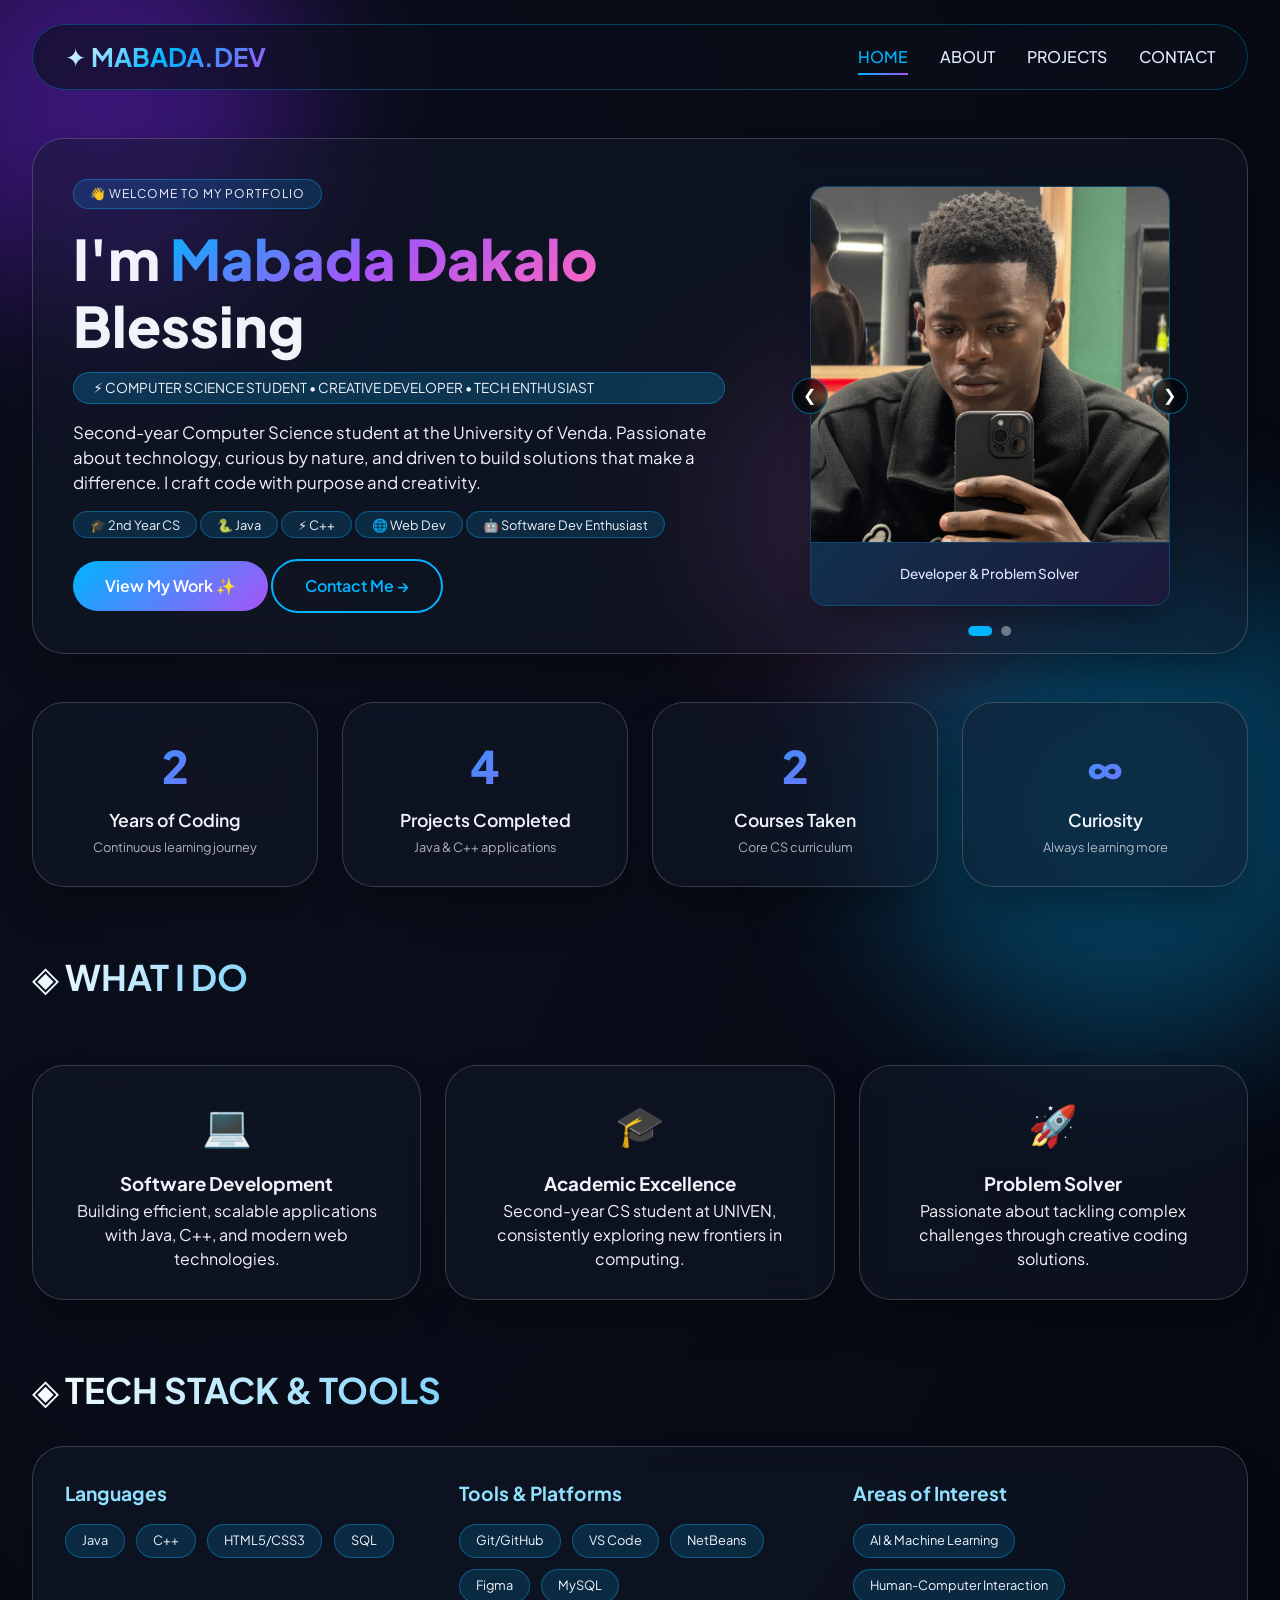
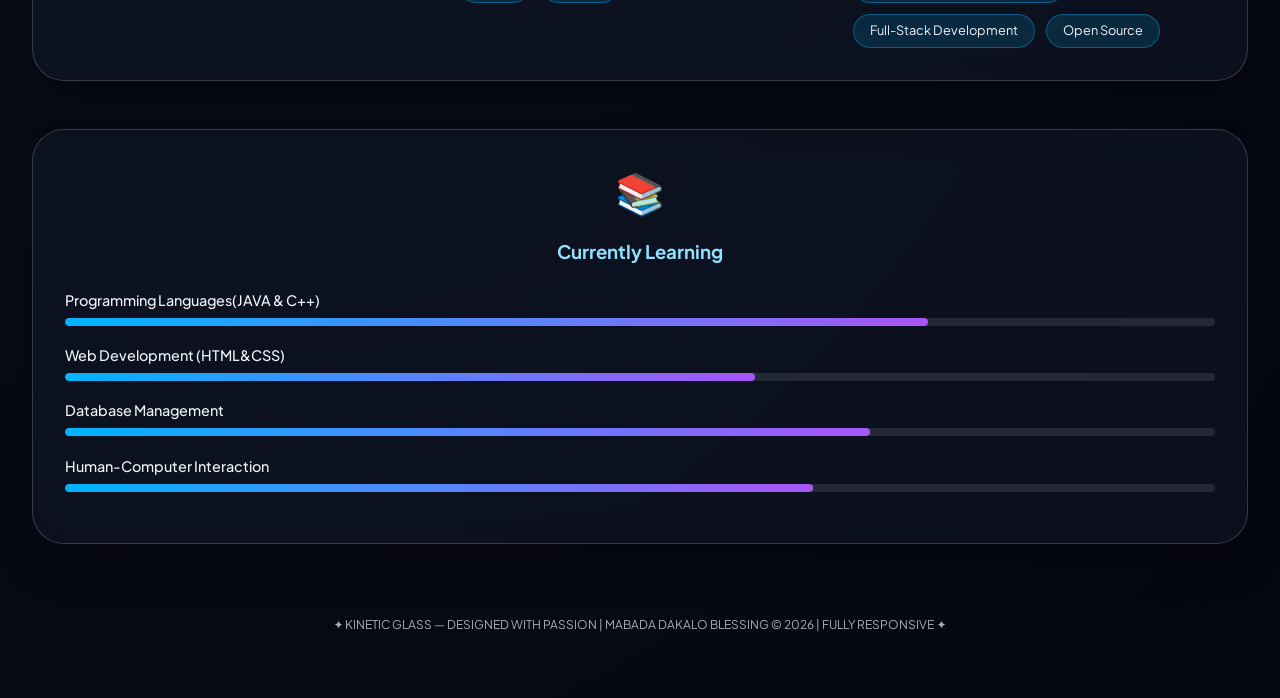
<file: index.html>
<!DOCTYPE html>
<html lang="en">
<head>
  <meta charset="UTF-8">
  <meta name="viewport" content="width=device-width, initial-scale=1.0, user-scalable=yes">
  <title>Mabada Dakalo | Home</title>
  <link rel="stylesheet" href="css/style.css">
  <link href="https://fonts.googleapis.com/css2?family=Plus+Jakarta+Sans:wght@300;400;500;600;700;800&family=Inter:wght@300;400;500;600;700&display=swap" rel="stylesheet">
</head>
<body>
  <div class="orb orb1"></div>
  <div class="orb orb2"></div>
  <div class="orb orb3"></div>

  <div class="container">
    <nav>
      <div class="logo">✦ MABADA.DEV</div>
      <div class="nav-links">
        <a href="index.html" class="active">HOME</a>
        <a href="about.html">ABOUT</a>
        <a href="projects.html">PROJECTS</a>
        <a href="contact.html">CONTACT</a>
      </div>
      <div class="menu-toggle" id="menuToggle">☰</div>
    </nav>

  
        
         <!-- Hero Section with Sharp Image Slider (Only on Home Page) -->
    <section id="home">
      <div class="glass-panel hero-grid">
        <div class="hero-text">
          <div class="greeting-badge">👋 WELCOME TO MY PORTFOLIO</div>
          <h1>I'm <span class="gradient-text">Mabada Dakalo</span> Blessing</h1>
          <div class="kinetic-tag">⚡ COMPUTER SCIENCE STUDENT • CREATIVE DEVELOPER • TECH ENTHUSIAST</div>
          <p style="margin-top: 1rem; font-size: 1.05rem;">Second-year Computer Science student at the University of Venda. Passionate about technology, curious by nature, and driven to build solutions that make a difference. I craft code with purpose and creativity.</p>
          <div class="hero-badges">
            <span class="badge">🎓 2nd Year CS</span>
            <span class="badge">🐍 Java</span>
            <span class="badge">⚡ C++</span>
            <span class="badge">🌐 Web Dev</span>
            <span class="badge">🤖 Software Dev Enthusiast</span>
          </div>
          <div class="hero-buttons">
            <a href="projects.html" class="cta-btn primary">View My Work ✨</a>
            <a href="contact.html" class="cta-btn secondary">Contact Me →</a>
          </div>
        </div>
        <div class="hero-photo">
          <div class="sharp-slider-container">
            <div class="sharp-slider" id="heroSlider">
              <div class="sharp-slide active">
                <div class="image-frame">
                  <img src="images/pic1.jpeg" alt="Mabada Dakalo Portrait" class="sharp-image" >
                  <div class="image-caption">Developer & Problem Solver</div>
                </div>
              </div>
              <div class="sharp-slide">
                <div class="image-frame">
                  <img src="images/pic2.jpeg" alt="Mabada Coding" class="sharp-image" >
                  <div class="image-caption">Code. Create. Innovate.</div>
                </div>
              </div>
            </div>
            <button class="sharp-slider-btn sharp-prev" aria-label="Previous">❮</button>
            <button class="sharp-slider-btn sharp-next" aria-label="Next">❯</button>
            <div class="sharp-slider-dots" id="heroDots">
              <span class="sharp-dot active"></span>
              <span class="sharp-dot"></span>
            </div>
          </div>
        </div>
      </div>
    </section>

    <!-- Quick Stats / Counter Section - Additional Info -->
    <section class="stats-section">
      <div class="stats-grid">
        <div class="stat-card glass-panel">
          <div class="stat-number">2</div>
          <div class="stat-label">Years of Coding</div>
          <div class="stat-desc">Continuous learning journey</div>
        </div>
        <div class="stat-card glass-panel">
          <div class="stat-number">4</div>
          <div class="stat-label">Projects Completed</div>
          <div class="stat-desc">Java & C++ applications</div>
        </div>
        <div class="stat-card glass-panel">
          <div class="stat-number">2</div>
          <div class="stat-label">Courses Taken</div>
          <div class="stat-desc">Core CS curriculum</div>
        </div>
        <div class="stat-card glass-panel">
          <div class="stat-number">∞</div>
          <div class="stat-label">Curiosity</div>
          <div class="stat-desc">Always learning more</div>
        </div>
      </div>
    </section>

    <!-- What I Do - Highlights -->
    <section class="highlights">
      <h2 class="section-title">◈ WHAT I DO</h2>
      <div class="highlights-grid">
        <div class="highlight-card glass-panel">
          <div class="highlight-icon">💻</div>
          <h3>Software Development</h3>
          <p>Building efficient, scalable applications with Java, C++, and modern web technologies.</p>
        </div>
        <div class="highlight-card glass-panel">
          <div class="highlight-icon">🎓</div>
          <h3>Academic Excellence</h3>
          <p>Second-year CS student at UNIVEN, consistently exploring new frontiers in computing.</p>
        </div>
        <div class="highlight-card glass-panel">
          <div class="highlight-icon">🚀</div>
          <h3>Problem Solver</h3>
          <p>Passionate about tackling complex challenges through creative coding solutions.</p>
        </div>
      </div>
    </section>

    <!-- Tech Stack / Tools I Use - Additional Info -->
    <section class="tech-stack-section">
      <h2 class="section-title">◈ TECH STACK & TOOLS</h2>
      <div class="glass-panel tech-grid">
        <div class="tech-category">
          <h3>Languages</h3>
          <div class="tech-items">
            <span class="tech-item">Java</span>
            <span class="tech-item">C++</span>
            <span class="tech-item">HTML5/CSS3</span>
            <span class="tech-item">SQL</span>
          </div>
        </div>
        <div class="tech-category">
          <h3>Tools & Platforms</h3>
          <div class="tech-items">
            <span class="tech-item">Git/GitHub</span>
            <span class="tech-item">VS Code</span>
            <span class="tech-item">NetBeans</span>
            <span class="tech-item">Figma</span>
            <span class="tech-item">MySQL</span>
          </div>
        </div>
        <div class="tech-category">
          <h3>Areas of Interest</h3>
          <div class="tech-items">
            <span class="tech-item">AI & Machine Learning</span>
            <span class="tech-item">Human-Computer Interaction</span>
            <span class="tech-item">Full-Stack Development</span>
            <span class="tech-item">Open Source</span>
          </div>
        </div>
      </div>
    </section>


     <!-- What I'm Currently Learning - Additional Info -->
    <section class="learning-section">
      <div class="glass-panel learning-card">
        <div class="learning-icon">📚</div>
        <h3>Currently Learning</h3>
        <div class="learning-items">
          <div class="learning-item">
            <span class="learning-name">Programming Languages(JAVA & C++)</span>
            <div class="progress-bar"><div class="progress" style="width: 75%"></div></div>
          </div>
          <div class="learning-item">
            <span class="learning-name">Web Development (HTML&CSS)</span>
            <div class="progress-bar"><div class="progress" style="width: 60%"></div></div>
          </div>
          <div class="learning-item">
            <span class="learning-name">Database Management</span>
            <div class="progress-bar"><div class="progress" style="width: 70%"></div></div>
          </div>
          <div class="learning-item">
            <span class="learning-name">Human-Computer Interaction</span>
            <div class="progress-bar"><div class="progress" style="width: 65%"></div></div>
          </div>
        </div>
      </div>
    </section>


    <footer>
      <p>✦ KINETIC GLASS — DESIGNED WITH PASSION | MABADA DAKALO BLESSING © 2026 | FULLY RESPONSIVE ✦</p>
    </footer>
  </div>

  <script src="js/script.js"></script>
</body>
</html>
</file>
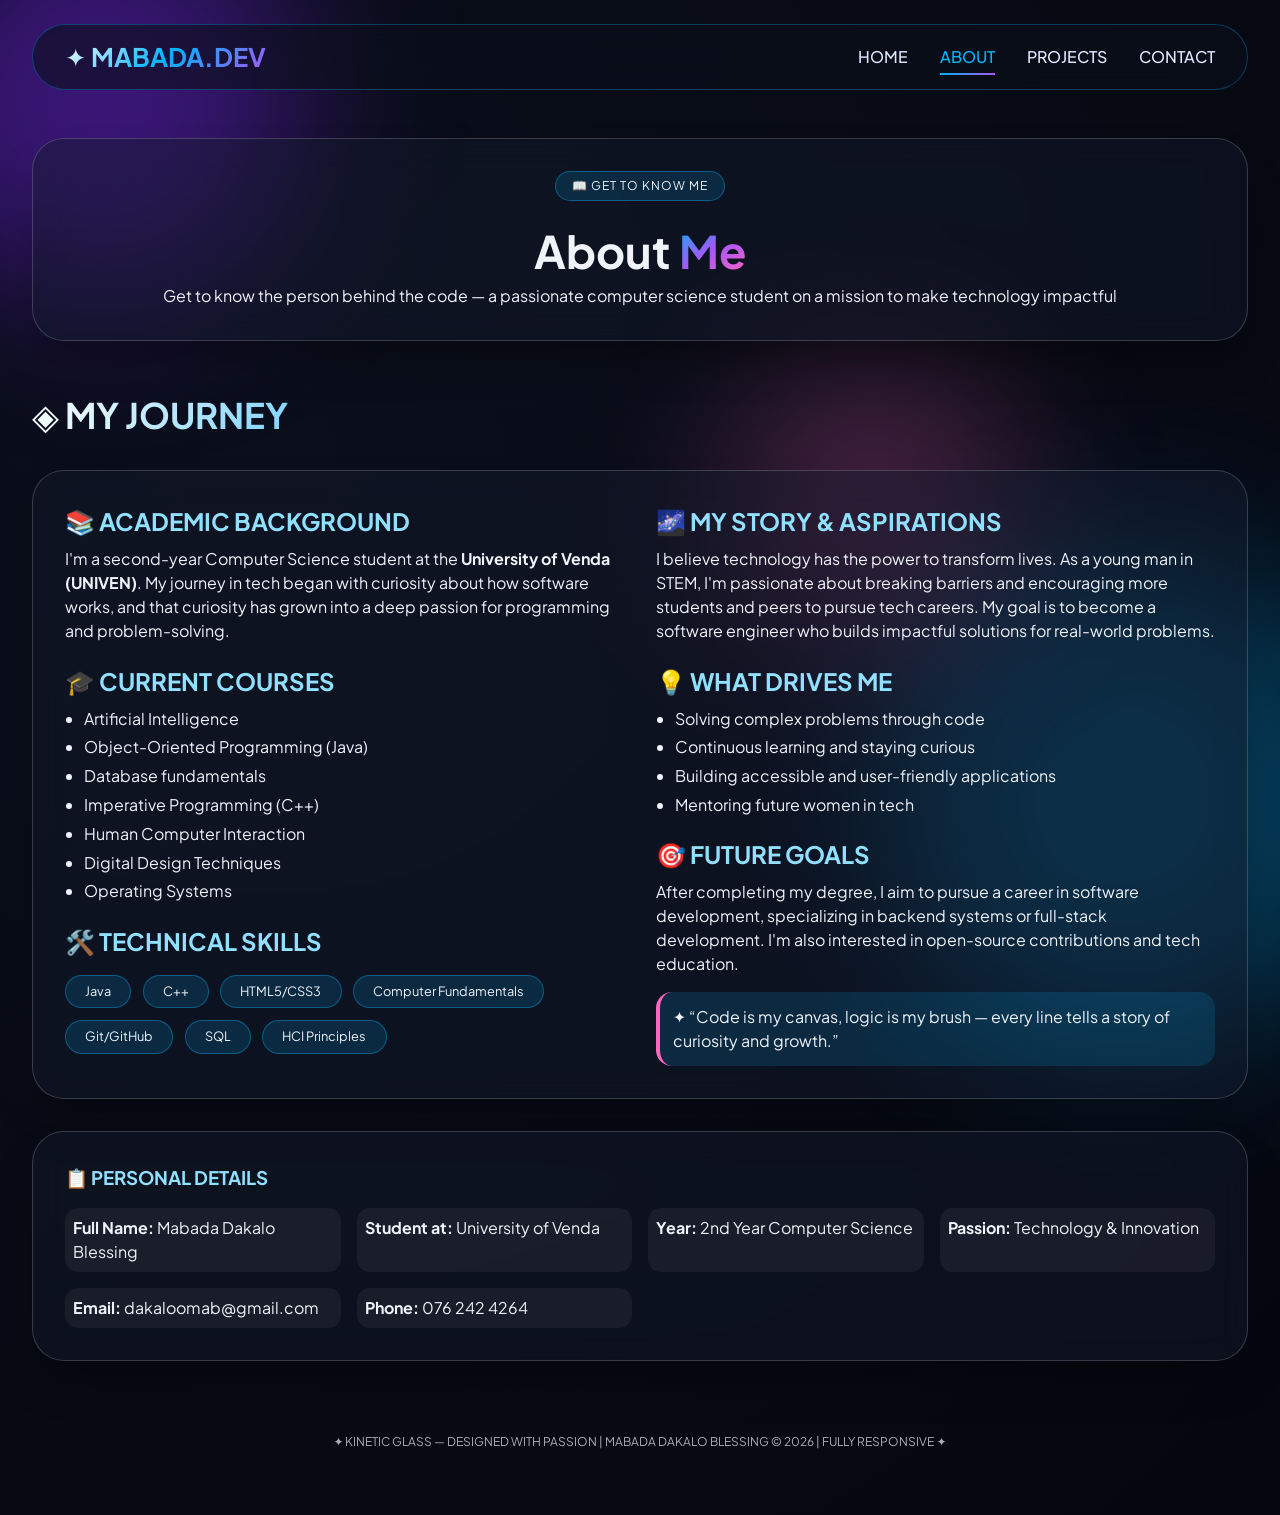
<file: about.html>
<!DOCTYPE html>
<html lang="en">
<head>
  <meta charset="UTF-8">
  <meta name="viewport" content="width=device-width, initial-scale=1.0, user-scalable=yes">
  <title>Mabada Dakalo | About Me</title>
  <link rel="stylesheet" href="css/style.css">
  <link href="https://fonts.googleapis.com/css2?family=Plus+Jakarta+Sans:wght@300;400;500;600;700;800&family=Inter:wght@300;400;500;600;700&display=swap" rel="stylesheet">
</head>
<body>
  <div class="orb orb1"></div>
  <div class="orb orb2"></div>
  <div class="orb orb3"></div>

  <div class="container">
    <nav>
      <div class="logo">✦ MABADA.DEV</div>
      <div class="nav-links">
        <a href="index.html">HOME</a>
        <a href="about.html" class="active">ABOUT</a>
        <a href="projects.html">PROJECTS</a>
        <a href="contact.html">CONTACT</a>
      </div>
      <div class="menu-toggle" id="menuToggle">☰</div>
    </nav>

    <!-- About Hero - No Image Slider -->
    <section>
      <div class="glass-panel about-hero no-slider">
        <div class="about-hero-text full-width">
          <div class="greeting-badge">📖 GET TO KNOW ME</div>
          <h1>About <span class="gradient-text">Me</span></h1>
          <p>Get to know the person behind the code — a passionate computer science student on a mission to make technology impactful</p>
        </div>
      </div>
    </section>

    <!-- Main About Content -->
    <section>
      <h2 class="section-title">◈ MY JOURNEY</h2>
      <div class="glass-panel about-flex">
        <div class="about-item">
          <h3 style="font-size: 1.5rem; margin-bottom: 0.5rem; color:#90e0ff;">📚 ACADEMIC BACKGROUND</h3>
          <p>I'm a second-year Computer Science student at the <strong>University of Venda (UNIVEN)</strong>. My journey in tech began with curiosity about how software works, and that curiosity has grown into a deep passion for programming and problem-solving.</p>
          
          <h3 style="font-size: 1.5rem; margin: 1.2rem 0 0.5rem; color:#90e0ff;">🎓 CURRENT COURSES</h3>
          <ul>
            <li>Artificial Intelligence</li>
            <li>Object-Oriented Programming (Java)</li>
            <li>Database fundamentals</li>
            <li>Imperative Programming (C++)</li>
            <li>Human Computer Interaction</li>
            <li>Digital Design Techniques</li>
            <li>Operating Systems</li>
          </ul>

          <h3 style="font-size: 1.5rem; margin: 1.2rem 0 0.5rem; color:#90e0ff;">🛠️ TECHNICAL SKILLS</h3>
          <div class="skill-cloud">
            <span class="skill-glow">Java</span>
            <span class="skill-glow">C++</span>
            <span class="skill-glow">HTML5/CSS3</span>
            <span class="skill-glow">Computer Fundamentals</span>
            <span class="skill-glow">Git/GitHub</span>
            <span class="skill-glow">SQL</span>
            <span class="skill-glow">HCI Principles</span>
          </div>
        </div>
        <div class="about-item">
          <h3 style="font-size: 1.5rem; margin-bottom: 0.5rem; color:#90e0ff;">🌌 MY STORY & ASPIRATIONS</h3>
          <p>I believe technology has the power to transform lives. As a young man in STEM, I'm passionate about breaking barriers and encouraging more students and peers to pursue tech careers. My goal is to become a software engineer who builds impactful solutions for real-world problems.</p>
          
          <h3 style="font-size: 1.5rem; margin: 1.2rem 0 0.5rem; color:#90e0ff;">💡 WHAT DRIVES ME</h3>
          <ul>
            <li>Solving complex problems through code</li>
            <li>Continuous learning and staying curious</li>
            <li>Building accessible and user-friendly applications</li>
            <li>Mentoring future women in tech</li>
          </ul>

          <h3 style="font-size: 1.5rem; margin: 1.2rem 0 0.5rem; color:#90e0ff;">🎯 FUTURE GOALS</h3>
          <p>After completing my degree, I aim to pursue a career in software development, specializing in backend systems or full-stack development. I'm also interested in open-source contributions and tech education.</p>
          
          <div style="margin-top: 1rem; background: rgba(0,180,255,0.15); padding: 0.8rem; border-radius: 1rem; border-left: 4px solid #ff66c0;">
            ✦ “Code is my canvas, logic is my brush — every line tells a story of curiosity and growth.”
          </div>
        </div>
      </div>
    </section>

    <!-- Personal Info Card -->
    <section>
      <div class="glass-panel personal-info">
        <h3 style="color:#90e0ff; margin-bottom: 1rem;">📋 PERSONAL DETAILS</h3>
        <div class="info-grid">
          <div class="info-item"><strong>Full Name:</strong> Mabada Dakalo Blessing</div>
          <div class="info-item"><strong>Student at:</strong> University of Venda</div>
          <div class="info-item"><strong>Year:</strong> 2nd Year Computer Science</div>
          <div class="info-item"><strong>Passion:</strong> Technology & Innovation</div>
          <div class="info-item"><strong>Email:</strong> dakaloomab@gmail.com</div>
          <div class="info-item"><strong>Phone:</strong> 076 242 4264</div>
        </div>
      </div>
    </section>

    <footer>
      <p>✦ KINETIC GLASS — DESIGNED WITH PASSION | MABADA DAKALO BLESSING © 2026 | FULLY RESPONSIVE ✦</p>
    </footer>
  </div>

  <script src="js/script.js"></script>
</body>
</html>
</file>
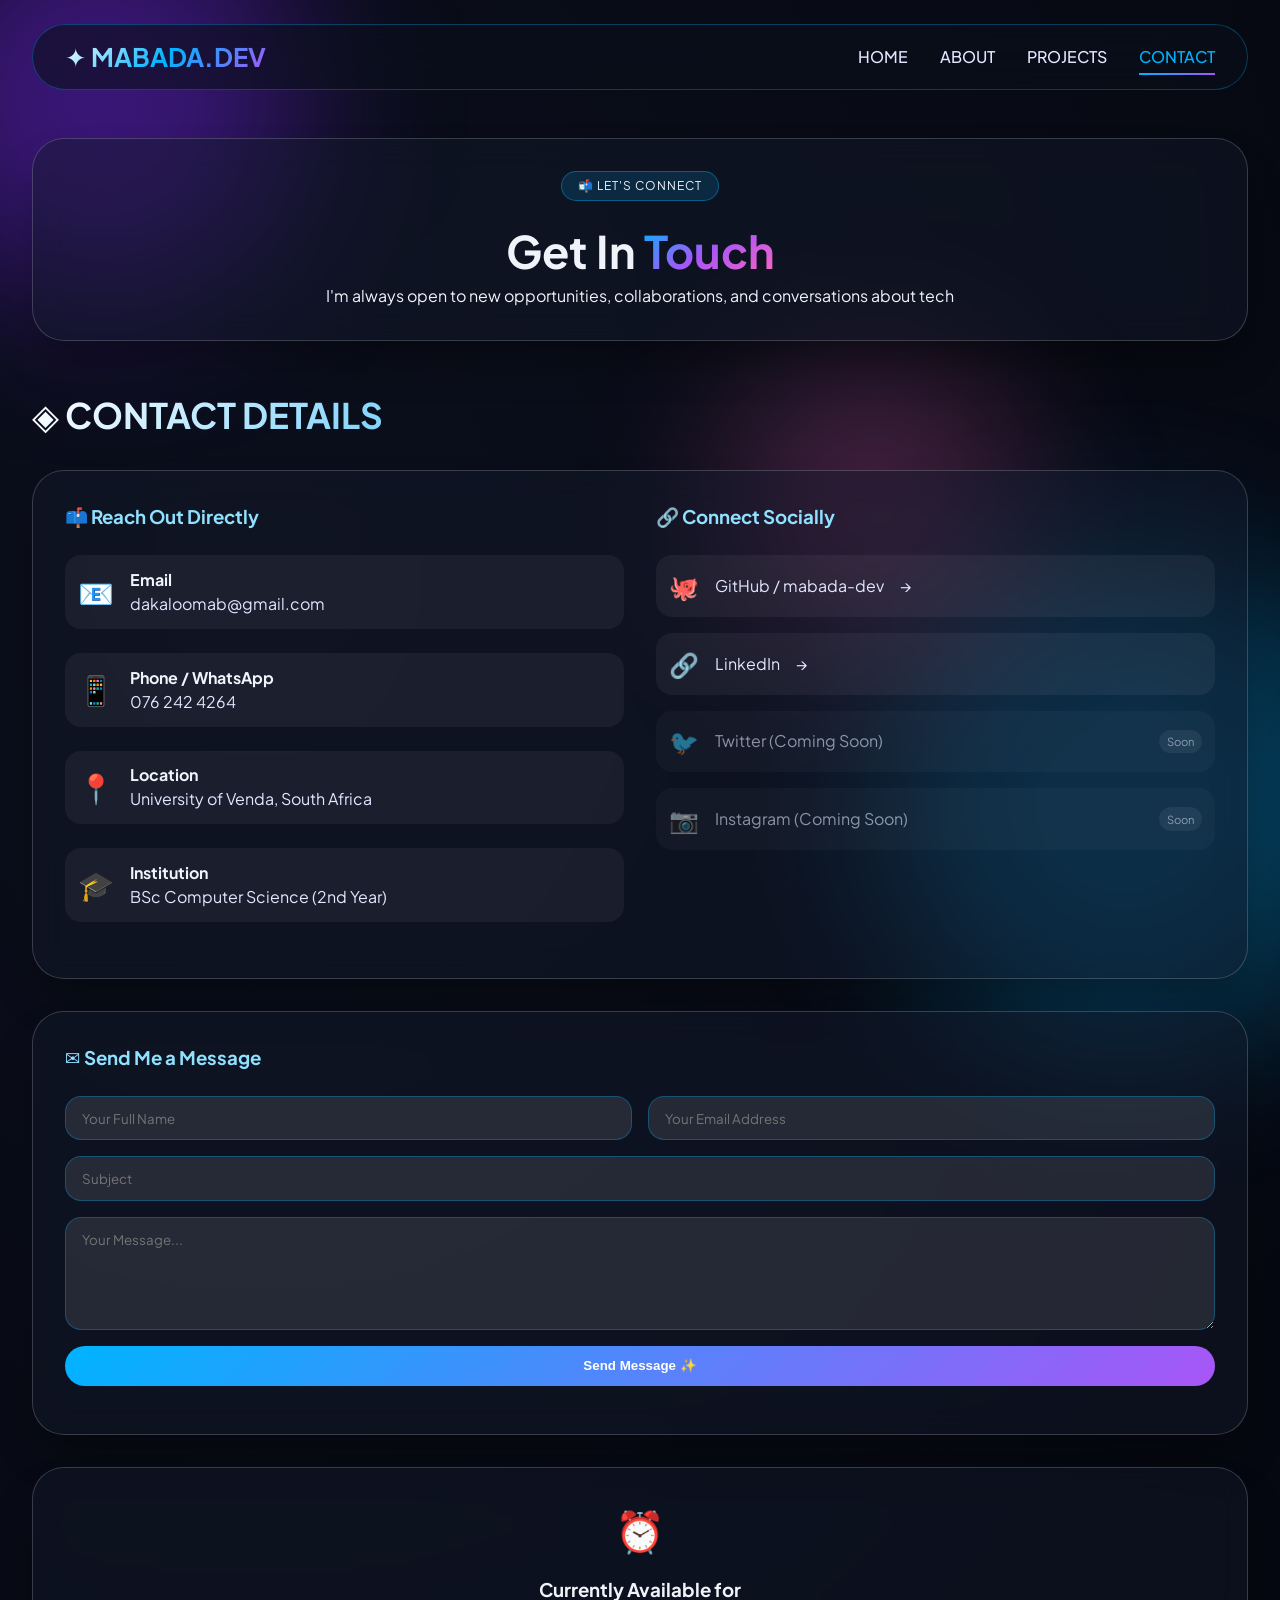
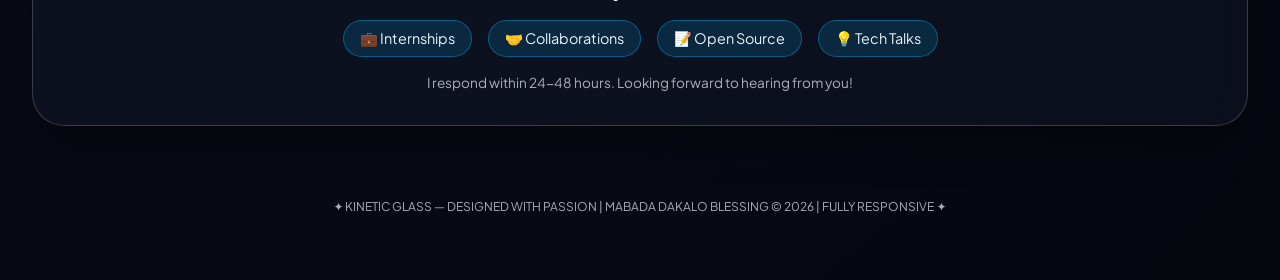
<file: contact.html>
<!DOCTYPE html>
<html lang="en">
<head>
  <meta charset="UTF-8">
  <meta name="viewport" content="width=device-width, initial-scale=1.0, user-scalable=yes">
  <title>Mabada Dakalo | Contact</title>
  <link rel="stylesheet" href="css/style.css">
  <link href="https://fonts.googleapis.com/css2?family=Plus+Jakarta+Sans:wght@300;400;500;600;700;800&family=Inter:wght@300;400;500;600;700&display=swap" rel="stylesheet">
</head>
<body>
  <div class="orb orb1"></div>
  <div class="orb orb2"></div>
  <div class="orb orb3"></div>

  <div class="container">
    <nav>
      <div class="logo">✦ MABADA.DEV</div>
      <div class="nav-links">
        <a href="index.html">HOME</a>
        <a href="about.html">ABOUT</a>
        <a href="projects.html">PROJECTS</a>
        <a href="contact.html" class="active">CONTACT</a>
      </div>
      <div class="menu-toggle" id="menuToggle">☰</div>
    </nav>

    <!-- Contact Hero - No Image Slider -->
    <section>
      <div class="glass-panel contact-hero no-slider">
        <div class="contact-hero-text full-width">
          <div class="greeting-badge">📬 LET'S CONNECT</div>
          <h1>Get In <span class="gradient-text">Touch</span></h1>
          <p>I'm always open to new opportunities, collaborations, and conversations about tech</p>
        </div>
      </div>
    </section>

    <!-- Contact Information -->
    <section>
      <h2 class="section-title">◈ CONTACT DETAILS</h2>
      <div class="contact-grid glass-panel">
        <div class="contact-info-card">
          <h3 style="color:#90e0ff; margin-bottom: 1.5rem;">📫 Reach Out Directly</h3>
          
          <div class="contact-detail-item">
            <div class="contact-icon">📧</div>
            <div>
              <strong>Email</strong>
              <a href="mailto:dakaloomab@gmail.com" class="contact-value">dakaloomab@gmail.com</a>
            </div>
          </div>
          
          <div class="contact-detail-item">
            <div class="contact-icon">📱</div>
            <div>
              <strong>Phone / WhatsApp</strong>
              <span class="contact-value">076 242 4264</span>
            </div>
          </div>
          
          <div class="contact-detail-item">
            <div class="contact-icon">📍</div>
            <div>
              <strong>Location</strong>
              <span class="contact-value">University of Venda, South Africa</span>
            </div>
          </div>
          
          <div class="contact-detail-item">
            <div class="contact-icon">🎓</div>
            <div>
              <strong>Institution</strong>
              <span class="contact-value">BSc Computer Science (2nd Year)</span>
            </div>
          </div>
        </div>

        <div class="social-card">
          <h3 style="color:#90e0ff; margin-bottom: 1.5rem;">🔗 Connect Socially</h3>
          <div class="social-links-list">
            <a href="https://github.com/Dakalo-rgb" class="social-link" target="_blank">
              <span class="social-icon">🐙</span>
              <span>GitHub / mabada-dev</span>
              <span class="arrow">→</span>
            </a>
            <a href="https://www.linkedin.com/in/dakalo-blessing-mabada-2b1506398?utm_source=share_via&utm_content=profile&utm_medium=member_ios" class="social-link" target="_blank">
              <span class="social-icon">🔗</span>
              <span>LinkedIn</span>
              <span class="arrow">→</span>
            </a>
            <a href="#" class="social-link coming-soon">
              <span class="social-icon">🐦</span>
              <span>Twitter (Coming Soon)</span>
              <span class="soon-badge">Soon</span>
            </a>
            <a href="#" class="social-link coming-soon">
              <span class="social-icon">📷</span>
              <span>Instagram (Coming Soon)</span>
              <span class="soon-badge">Soon</span>
            </a>
          </div>
        </div>
      </div>
    </section>

    <!-- Contact Form -->
    <div class="glass-panel form-container">
      <h3 style="color:#90e0ff; margin-bottom: 1.5rem;">✉️ Send Me a Message</h3>
      <form id="contactForm" class="contact-form">
        <div class="form-row">
          <input type="text" id="formName" placeholder="Your Full Name" required>
          <input type="email" id="formEmail" placeholder="Your Email Address" required>
        </div>
        <input type="text" id="formSubject" placeholder="Subject">
        <textarea id="formMessage" rows="5" placeholder="Your Message..."></textarea>
        <button type="submit" class="submit-btn">Send Message ✨</button>
      </form>
      <div id="formStatus" class="form-status"></div>
    </div>

    <!-- Availability Section -->
    <div class="glass-panel availability-card">
      <div class="availability-icon">⏰</div>
      <h3>Currently Available for</h3>
      <div class="availability-tags">
        <span>💼 Internships</span>
        <span>🤝 Collaborations</span>
        <span>📝 Open Source</span>
        <span>💡 Tech Talks</span>
      </div>
      <p class="availability-note">I respond within 24-48 hours. Looking forward to hearing from you!</p>
    </div>

    <footer>
      <p>✦ KINETIC GLASS — DESIGNED WITH PASSION | MABADA DAKALO BLESSING © 2026 | FULLY RESPONSIVE ✦</p>
    </footer>
  </div>

  <script src="js/script.js"></script>
</body>
</html>
</file>
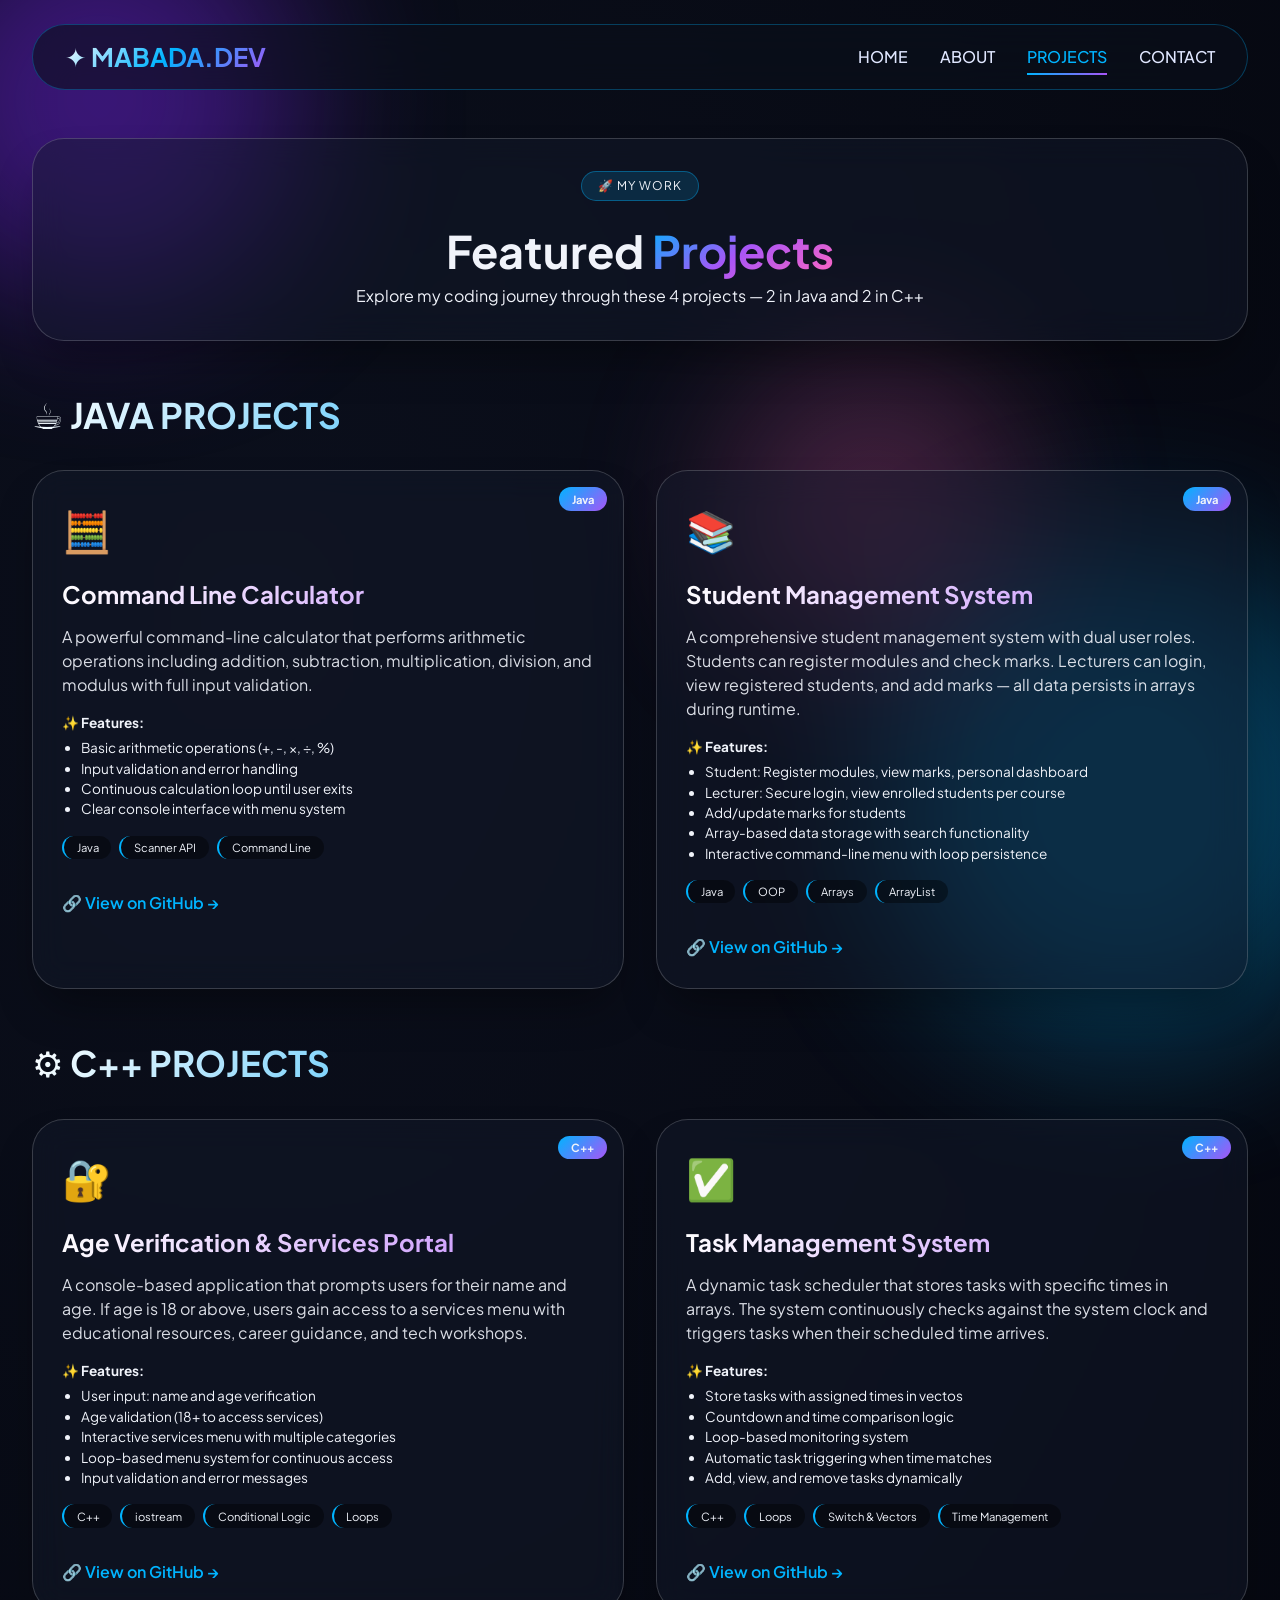
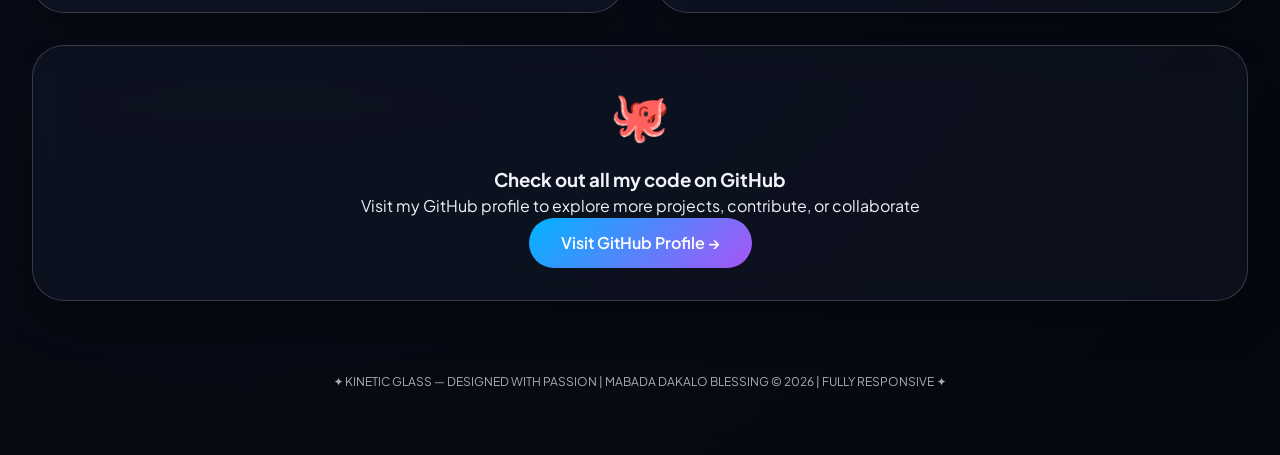
<file: projects.html>
<!DOCTYPE html>
<html lang="en">
<head>
  <meta charset="UTF-8">
  <meta name="viewport" content="width=device-width, initial-scale=1.0, user-scalable=yes">
  <title>Mabada Dakalo | Projects</title>
  <link rel="stylesheet" href="css/style.css">
  <link href="https://fonts.googleapis.com/css2?family=Plus+Jakarta+Sans:wght@300;400;500;600;700;800&family=Inter:wght@300;400;500;600;700&display=swap" rel="stylesheet">
</head>
<body>
  <div class="orb orb1"></div>
  <div class="orb orb2"></div>
  <div class="orb orb3"></div>

  <div class="container">
    <nav>
      <div class="logo">✦ MABADA.DEV</div>
      <div class="nav-links">
        <a href="index.html">HOME</a>
        <a href="about.html">ABOUT</a>
        <a href="projects.html" class="active">PROJECTS</a>
        <a href="contact.html">CONTACT</a>
      </div>
      <div class="menu-toggle" id="menuToggle">☰</div>
    </nav>

    <!-- Projects Hero - No Image Slider -->
    <section>
      <div class="glass-panel projects-hero no-slider">
        <div class="projects-hero-text full-width">
          <div class="greeting-badge">🚀 MY WORK</div>
          <h1>Featured <span class="gradient-text">Projects</span></h1>
          <p>Explore my coding journey through these 4 projects — 2 in Java and 2 in C++</p>
        </div>
      </div>
    </section>

    <!-- Java Projects Section -->
    <section>
      <h2 class="section-title">☕ JAVA PROJECTS</h2>
      <div class="projects-grid">
        
        <div class="project-card glass-panel">
          <div class="project-badge">Java</div>
          <div class="project-icon">🧮</div>
          <h3>Command Line Calculator</h3>
          <p class="project-desc">A powerful command-line calculator that performs arithmetic operations including addition, subtraction, multiplication, division, and modulus with full input validation.</p>
          
          <div class="project-features-list">
            <strong>✨ Features:</strong>
            <ul>
              <li>Basic arithmetic operations (+, -, ×, ÷, %)</li>
              <li>Input validation and error handling</li>
              <li>Continuous calculation loop until user exits</li>
              <li>Clear console interface with menu system</li>
            </ul>
          </div>
          
          <div class="tech-used">
            <span>Java</span>
            <span>Scanner API</span>
            <span>Command Line</span>
          </div>
          
          <a href="https://github.com/mabada-dev/java-calculator" class="project-link" target="_blank">🔗 View on GitHub →</a>
        </div>

        <div class="project-card glass-panel">
          <div class="project-badge">Java</div>
          <div class="project-icon">📚</div>
          <h3>Student Management System</h3>
          <p class="project-desc">A comprehensive student management system with dual user roles. Students can register modules and check marks. Lecturers can login, view registered students, and add marks — all data persists in arrays during runtime.</p>
          
          <div class="project-features-list">
            <strong>✨ Features:</strong>
            <ul>
              <li>Student: Register modules, view marks, personal dashboard</li>
              <li>Lecturer: Secure login, view enrolled students per course</li>
              <li>Add/update marks for students</li>
              <li>Array-based data storage with search functionality</li>
              <li>Interactive command-line menu with loop persistence</li>
            </ul>
          </div>
          
          <div class="tech-used">
            <span>Java</span>
            <span>OOP</span>
            <span>Arrays</span>
            <span>ArrayList</span>
          </div>
          
          <a href="https://github.com/mabada-dev/student-management" class="project-link" target="_blank">🔗 View on GitHub →</a>
        </div>
      </div>
    </section>

    <!-- C++ Projects Section -->
    <section>
      <h2 class="section-title">⚙️ C++ PROJECTS</h2>
      <div class="projects-grid">
        
        <div class="project-card glass-panel">
          <div class="project-badge">C++</div>
          <div class="project-icon">🔐</div>
          <h3>Age Verification & Services Portal</h3>
          <p class="project-desc">A console-based application that prompts users for their name and age. If age is 18 or above, users gain access to a services menu with educational resources, career guidance, and tech workshops.</p>
          
          <div class="project-features-list">
            <strong>✨ Features:</strong>
            <ul>
              <li>User input: name and age verification</li>
              <li>Age validation (18+ to access services)</li>
              <li>Interactive services menu with multiple categories</li>
              <li>Loop-based menu system for continuous access</li>
              <li>Input validation and error messages</li>
            </ul>
          </div>
          
          <div class="tech-used">
            <span>C++</span>
            <span>iostream</span>
            <span>Conditional Logic</span>
            <span>Loops</span>
          </div>
          
          <a href="https://github.com/Dakalo-rgb/AgeVerify-C-.git" class="project-link" target="_blank">🔗 View on GitHub →</a>
        </div>

        <div class="project-card glass-panel">
          <div class="project-badge">C++</div>
          <div class="project-icon">✅</div>
          <h3>Task Management System</h3>
          <p class="project-desc">A dynamic task scheduler that stores tasks with specific times in arrays. The system continuously checks against the system clock and triggers tasks when their scheduled time arrives.</p>
          
          <div class="project-features-list">
            <strong>✨ Features:</strong>
            <ul>
              <li>Store tasks with assigned times in vectos</li>
              <li>Countdown and time comparison logic</li>
              <li>Loop-based monitoring system</li>
              <li>Automatic task triggering when time matches</li>
              <li>Add, view, and remove tasks dynamically</li>
            </ul>
          </div>
          
          <div class="tech-used">
            <span>C++</span>
            <span>Loops</span>
            <span>Switch & Vectors</span>
            <span>Time Management</span>
          </div>
          
          <a href="https://github.com/Dakalo-rgb/Task-manager-.git" class="project-link" target="_blank">🔗 View on GitHub →</a>
        </div>
      </div>
    </section>

    <div class="github-section">
      <div class="glass-panel github-card">
        <div class="github-icon">🐙</div>
        <h3>Check out all my code on GitHub</h3>
        <p>Visit my GitHub profile to explore more projects, contribute, or collaborate</p>
        <a href="https://github.com/Dakalo-rgb" class="cta-btn primary" target="_blank">Visit GitHub Profile →</a>
      </div>
    </div>

    <footer>
      <p>✦ KINETIC GLASS — DESIGNED WITH PASSION | MABADA DAKALO BLESSING © 2026 | FULLY RESPONSIVE ✦</p>
    </footer>
  </div>

  <script src="js/script.js"></script>
</body>
</html>
</file>
<file: css/style.css>
* {
  margin: 0;
  padding: 0;
  box-sizing: border-box;
}

body {
  font-family: 'Plus Jakarta Sans', 'Inter', 'Segoe UI', system-ui, sans-serif;
  background: radial-gradient(ellipse at 20% 30%, #0b0f1c, #05070f);
  color: #f0f3fa;
  line-height: 1.5;
  scroll-behavior: smooth;
  overflow-x: hidden;
}

/* Animated floating orbs */
.orb {
  position: fixed;
  border-radius: 50%;
  filter: blur(80px);
  opacity: 0.5;
  pointer-events: none;
  z-index: 0;
  animation: floatOrb 18s infinite ease-in-out;
}

@keyframes floatOrb {
  0% { transform: translate(0, 0) scale(1); }
  50% { transform: translate(5%, 5%) scale(1.1); }
  100% { transform: translate(0, 0) scale(1); }
}

.orb1 { width: 400px; height: 400px; background: #6b21d5; top: -100px; left: -100px; }
.orb2 { width: 500px; height: 500px; background: #00b4ff; bottom: -150px; right: -100px; opacity: 0.3; animation-delay: 3s; }
.orb3 { width: 300px; height: 300px; background: #ff66c0; top: 40%; right: 20%; opacity: 0.25; animation-delay: 6s; }

.container {
  max-width: 1300px;
  margin: 0 auto;
  padding: 1.5rem 2rem 4rem;
  position: relative;
  z-index: 10;
}

/* Glass panel effect */
.glass-panel {
  background: rgba(20, 28, 45, 0.45);
  backdrop-filter: blur(16px);
  border-radius: 2rem;
  border: 1px solid rgba(255, 255, 255, 0.18);
  box-shadow: 0 25px 45px -12px rgba(0, 0, 0, 0.4);
  transition: all 0.35s ease;
}

.glass-panel:hover {
  border-color: rgba(0, 180, 255, 0.5);
  box-shadow: 0 30px 50px -18px rgba(0, 180, 255, 0.25);
}

/* Navigation */
nav {
  display: flex;
  justify-content: space-between;
  align-items: center;
  flex-wrap: wrap;
  gap: 1rem;
  padding: 0.8rem 2rem;
  background: rgba(10, 15, 28, 0.6);
  backdrop-filter: blur(20px);
  border-radius: 3rem;
  border: 1px solid rgba(0, 180, 255, 0.3);
  margin-bottom: 3rem;
  position: sticky;
  top: 1rem;
  z-index: 100;
}

.logo {
  font-size: 1.6rem;
  font-weight: 700;
  background: linear-gradient(135deg, #ffffff, #00b4ff, #a855f7);
  -webkit-background-clip: text;
  background-clip: text;
  color: transparent;
}

.nav-links {
  display: flex;
  gap: 2rem;
  flex-wrap: wrap;
}

.nav-links a {
  color: #e0e7ff;
  text-decoration: none;
  font-weight: 500;
  transition: 0.2s;
  position: relative;
}

.nav-links a::after {
  content: '';
  position: absolute;
  bottom: -6px;
  left: 0;
  width: 0;
  height: 2px;
  background: linear-gradient(90deg, #00b4ff, #a855f7);
  transition: width 0.25s;
}

.nav-links a:hover::after,
.nav-links a.active::after {
  width: 100%;
}

.nav-links a:hover,
.nav-links a.active {
  color: #00b4ff;
}

.menu-toggle {
  display: none;
  font-size: 1.8rem;
  cursor: pointer;
  color: white;
}

/* Section Title */
.section-title {
  font-size: 2.2rem;
  font-weight: 700;
  margin-bottom: 1.8rem;
  margin-top: 1rem;
  background: linear-gradient(125deg, #ffffff, #7dd3fc);
  -webkit-background-clip: text;
  background-clip: text;
  color: transparent;
  display: inline-block;
}

.gradient-text {
  background: linear-gradient(145deg, #00b4ff, #a855f7, #ff66c0);
  -webkit-background-clip: text;
  background-clip: text;
  color: transparent;
}

/* Hero Grid - Desktop Layout */
.hero-grid {
  display: flex;
  flex-wrap: wrap;
  gap: 3rem;
  align-items: center;
  padding: 2.5rem;
}

/* Desktop: Text on left, Image on right */
.hero-text {
  flex: 1.5;
  order: 1;
}

.hero-photo {
  flex: 1;
  order: 2;
}

.hero-description {
  display: none;
}

/* Hide mobile-only elements on desktop */
.mobile-only {
  display: none;
}

.desktop-only {
  display: block;
}

.greeting-badge {
  display: inline-block;
  background: rgba(0, 180, 255, 0.15);
  border: 1px solid #00b4ff60;
  padding: 0.3rem 1rem;
  border-radius: 2rem;
  font-size: 0.75rem;
  margin-bottom: 1rem;
  letter-spacing: 1px;
}

.hero-text h1 {
  font-size: 3.5rem;
  font-weight: 800;
  line-height: 1.2;
  margin-bottom: 0.5rem;
}

.kinetic-tag {
  display: inline-block;
  background: rgba(0, 180, 255, 0.2);
  backdrop-filter: blur(4px);
  padding: 0.3rem 1.2rem;
  border-radius: 3rem;
  font-size: 0.85rem;
  border: 1px solid #00b4ff60;
  margin: 0.8rem 0;
}

.hero-badges {
  display: flex;
  flex-wrap: wrap;
  gap: 0.7rem;
  margin: 1rem 0;
}

.badge {
  background: rgba(0, 180, 255, 0.15);
  border: 1px solid #00b4ff60;
  padding: 0.3rem 1rem;
  border-radius: 2rem;
  font-size: 0.8rem;
}

.hero-buttons {
  display: flex;
  gap: 1rem;
  flex-wrap: wrap;
  margin-top: 1.5rem;
}

.cta-btn {
  display: inline-block;
  padding: 0.8rem 2rem;
  border-radius: 2rem;
  text-decoration: none;
  font-weight: 600;
  transition: all 0.3s ease;
  cursor: pointer;
}

.cta-btn.primary {
  background: linear-gradient(135deg, #00b4ff, #a855f7);
  color: white;
  border: none;
}

.cta-btn.primary:hover {
  transform: translateY(-3px);
  box-shadow: 0 10px 25px -8px rgba(0, 180, 255, 0.5);
}

.cta-btn.secondary {
  background: transparent;
  border: 2px solid #00b4ff;
  color: #00b4ff;
}

.cta-btn.secondary:hover {
  background: rgba(0, 180, 255, 0.1);
  transform: translateY(-3px);
}

/* Sharp Image Slider - Modern Rectangular Design */
.hero-photo, .about-photo, .projects-photo, .contact-photo {
  flex: 1;
  display: flex;
  justify-content: center;
}

.sharp-slider-container {
  position: relative;
  width: 360px;
  height: 420px;
}

.sharp-slider-container.small-slider {
  width: 300px;
  height: 360px;
}

.sharp-slider {
  position: relative;
  width: 100%;
  height: 100%;
}

.sharp-slide {
  position: absolute;
  top: 0;
  left: 0;
  width: 100%;
  height: 100%;
  opacity: 0;
  transition: opacity 0.4s ease-in-out;
}

.sharp-slide.active {
  opacity: 1;
}

.image-frame {
  width: 100%;
  height: 100%;
  background: linear-gradient(135deg, #1a1f35, #0d1225);
  border-radius: 16px;
  overflow: hidden;
  box-shadow: 0 20px 35px -12px rgba(0, 0, 0, 0.4);
  border: 1px solid rgba(0, 180, 255, 0.3);
  transition: all 0.3s ease;
  display: flex;
  flex-direction: column;
}

.image-frame:hover {
  transform: translateY(-5px);
  border-color: #00b4ff;
  box-shadow: 0 25px 40px -15px rgba(0, 180, 255, 0.3);
}

.sharp-image {
  width: 100%;
  height: 85%;
  object-fit: cover;
  display: block;
}

.image-caption {
  height: 15%;
  display: flex;
  align-items: center;
  justify-content: center;
  background: linear-gradient(135deg, rgba(0, 180, 255, 0.15), rgba(168, 85, 247, 0.1));
  font-size: 0.85rem;
  font-weight: 500;
  color: #e0e7ff;
  border-top: 1px solid rgba(0, 180, 255, 0.2);
}

.sharp-slider-btn {
  position: absolute;
  top: 50%;
  transform: translateY(-50%);
  background: rgba(0, 0, 0, 0.6);
  backdrop-filter: blur(4px);
  border: 1px solid rgba(0, 180, 255, 0.5);
  color: white;
  cursor: pointer;
  width: 36px;
  height: 36px;
  border-radius: 50%;
  font-size: 1rem;
  transition: all 0.2s;
  z-index: 20;
  display: flex;
  align-items: center;
  justify-content: center;
}

.sharp-slider-btn:hover {
  background: #00b4ff;
  transform: translateY(-50%) scale(1.1);
}

.sharp-prev, .about-sharp-prev, .projects-sharp-prev, .contact-sharp-prev {
  left: -18px;
}

.sharp-next, .about-sharp-next, .projects-sharp-next, .contact-sharp-next {
  right: -18px;
}

.sharp-slider-dots {
  position: absolute;
  bottom: -30px;
  left: 50%;
  transform: translateX(-50%);
  display: flex;
  gap: 0.6rem;
}

.sharp-dot {
  width: 10px;
  height: 10px;
  border-radius: 50%;
  background: rgba(255, 255, 255, 0.4);
  cursor: pointer;
  transition: all 0.2s;
}

.sharp-dot.active {
  background: #00b4ff;
  width: 24px;
  border-radius: 10px;
}

/* Stats Section */
.stats-section {
  margin: 3rem 0;
}

.stats-grid {
  display: grid;
  grid-template-columns: repeat(auto-fit, minmax(200px, 1fr));
  gap: 1.5rem;
}

.stat-card {
  text-align: center;
  padding: 1.8rem;
  transition: transform 0.3s ease;
}

.stat-card:hover {
  transform: translateY(-5px);
}

.stat-number {
  font-size: 2.8rem;
  font-weight: 800;
  background: linear-gradient(135deg, #00b4ff, #a855f7);
  -webkit-background-clip: text;
  background-clip: text;
  color: transparent;
  margin-bottom: 0.5rem;
}

.stat-label {
  font-size: 1.1rem;
  font-weight: 600;
  margin-bottom: 0.3rem;
}

.stat-desc {
  font-size: 0.8rem;
  opacity: 0.7;
}

/* Highlights Section */
.highlights-grid {
  display: flex;
  flex-wrap: wrap;
  gap: 1.5rem;
  margin-top: 2rem;
}

.highlight-card {
  flex: 1;
  min-width: 200px;
  padding: 1.8rem;
  text-align: center;
}

.highlight-icon {
  font-size: 2.5rem;
  margin-bottom: 1rem;
}

/* Tech Stack Section */
.tech-stack-section {
  margin: 3rem 0;
}

.tech-grid {
  display: grid;
  grid-template-columns: repeat(auto-fit, minmax(250px, 1fr));
  gap: 2rem;
  padding: 2rem;
}

.tech-category h3 {
  color: #90e0ff;
  margin-bottom: 1rem;
  font-size: 1.2rem;
}

.tech-items {
  display: flex;
  flex-wrap: wrap;
  gap: 0.7rem;
}

.tech-item {
  background: rgba(0, 180, 255, 0.15);
  border: 1px solid #00b4ff60;
  padding: 0.4rem 1rem;
  border-radius: 2rem;
  font-size: 0.8rem;
  transition: all 0.2s;
}

.tech-item:hover {
  background: rgba(0, 180, 255, 0.3);
  transform: translateY(-2px);
}

/* Learning Section */
.learning-section {
  margin: 3rem 0;
}

.learning-card {
  padding: 2rem;
}

.learning-icon {
  font-size: 2.5rem;
  text-align: center;
  margin-bottom: 1rem;
}

.learning-card h3 {
  text-align: center;
  margin-bottom: 1.5rem;
  color: #90e0ff;
}

.learning-item {
  margin-bottom: 1.2rem;
}

.learning-name {
  display: block;
  margin-bottom: 0.4rem;
  font-size: 0.9rem;
  font-weight: 500;
}

.progress-bar {
  background: rgba(255, 255, 255, 0.1);
  border-radius: 1rem;
  height: 8px;
  overflow: hidden;
}

.progress {
  background: linear-gradient(90deg, #00b4ff, #a855f7);
  border-radius: 1rem;
  height: 100%;
  width: 0%;
  transition: width 1s ease;
}

/* About Page */
.about-hero, .projects-hero, .contact-hero {
  display: flex;
  flex-wrap: wrap;
  gap: 2rem;
  align-items: center;
  padding: 2rem;
  margin-bottom: 2rem;
}

.about-hero-text, .projects-hero-text, .contact-hero-text {
  flex: 1;
}

.about-hero-text h1, .projects-hero-text h1, .contact-hero-text h1 {
  font-size: 2.8rem;
}

.about-flex {
  display: flex;
  flex-wrap: wrap;
  gap: 2rem;
  padding: 2rem;
}

.about-item {
  flex: 1;
}

.about-item ul {
  margin-left: 1.2rem;
  margin-bottom: 1rem;
}

.about-item li {
  margin-bottom: 0.3rem;
}

.skill-cloud {
  display: flex;
  flex-wrap: wrap;
  gap: 0.7rem;
  margin-top: 1rem;
}

.skill-glow {
  background: rgba(0, 180, 255, 0.15);
  border: 1px solid #00b4ff60;
  padding: 0.4rem 1.2rem;
  border-radius: 2rem;
  font-size: 0.8rem;
}

.personal-info {
  padding: 2rem;
  margin-top: 2rem;
}

.info-grid {
  display: grid;
  grid-template-columns: repeat(auto-fit, minmax(250px, 1fr));
  gap: 1rem;
}

.info-item {
  padding: 0.5rem;
  background: rgba(255, 255, 255, 0.05);
  border-radius: 0.8rem;
}

/* No Slider / Full Width Hero Sections */
.about-hero.no-slider,
.projects-hero.no-slider,
.contact-hero.no-slider {
  justify-content: center;
  text-align: center;
}

.full-width {
  text-align: center;
  width: 100%;
}

.full-width .greeting-badge {
  margin-bottom: 1rem;
}

/* Projects Page */
.projects-grid {
  display: flex;
  flex-wrap: wrap;
  gap: 2rem;
  margin-bottom: 2rem;
}

.project-card {
  flex: 1;
  min-width: 300px;
  padding: 1.8rem;
  position: relative;
  transition: all 0.3s;
}

.project-card:hover {
  transform: translateY(-8px);
}

.project-badge {
  position: absolute;
  top: 1rem;
  right: 1rem;
  background: linear-gradient(135deg, #00b4ff, #a855f7);
  padding: 0.2rem 0.8rem;
  border-radius: 2rem;
  font-size: 0.7rem;
  font-weight: bold;
}

.project-icon {
  font-size: 2.5rem;
  margin-bottom: 1rem;
}

.project-card h3 {
  font-size: 1.5rem;
  margin-bottom: 0.8rem;
  background: linear-gradient(120deg, #fff, #c084fc);
  -webkit-background-clip: text;
  background-clip: text;
  color: transparent;
}

.project-desc {
  margin: 0.8rem 0;
  opacity: 0.9;
}

.project-features-list {
  margin: 1rem 0;
  font-size: 0.85rem;
}

.project-features-list ul {
  margin-left: 1.2rem;
  margin-top: 0.3rem;
}

.tech-used {
  display: flex;
  flex-wrap: wrap;
  gap: 0.5rem;
  margin: 1rem 0;
}

.tech-used span {
  background: rgba(0, 0, 0, 0.4);
  padding: 0.2rem 0.8rem;
  border-radius: 2rem;
  font-size: 0.7rem;
  border-left: 2px solid #00b4ff;
}

.project-link {
  display: inline-block;
  color: #00b4ff;
  text-decoration: none;
  font-weight: 600;
  margin-top: 1rem;
  transition: 0.2s;
}

.project-link:hover {
  color: #ff66c0;
  transform: translateX(5px);
}

.github-section {
  margin-top: 2rem;
}

.github-card {
  text-align: center;
  padding: 2rem;
}

.github-icon {
  font-size: 3rem;
  margin-bottom: 1rem;
}

/* Contact Page */
.contact-grid {
  display: flex;
  flex-wrap: wrap;
  gap: 2rem;
  padding: 2rem;
}

.contact-info-card, .social-card {
  flex: 1;
}

.contact-detail-item {
  display: flex;
  align-items: center;
  gap: 1rem;
  margin-bottom: 1.5rem;
  padding: 0.8rem;
  background: rgba(255, 255, 255, 0.05);
  border-radius: 1rem;
}

.contact-icon {
  font-size: 1.8rem;
}

.contact-value {
  display: block;
  color: #e0e7ff;
  text-decoration: none;
}

.contact-value a {
  color: #e0e7ff;
  text-decoration: none;
}

.social-links-list {
  display: flex;
  flex-direction: column;
  gap: 1rem;
}

.social-link {
  display: flex;
  align-items: center;
  gap: 1rem;
  padding: 0.8rem;
  background: rgba(255, 255, 255, 0.05);
  border-radius: 1rem;
  text-decoration: none;
  color: #e0e7ff;
  transition: 0.2s;
}

.social-link:hover:not(.coming-soon) {
  background: rgba(0, 180, 255, 0.2);
  transform: translateX(5px);
}

.social-icon {
  font-size: 1.5rem;
}

.coming-soon {
  opacity: 0.6;
  cursor: not-allowed;
}

.soon-badge {
  margin-left: auto;
  font-size: 0.7rem;
  padding: 0.2rem 0.5rem;
  background: rgba(255, 255, 255, 0.1);
  border-radius: 1rem;
}

.form-container {
  padding: 2rem;
  margin-top: 2rem;
}

.contact-form {
  display: flex;
  flex-direction: column;
  gap: 1rem;
}

.form-row {
  display: flex;
  gap: 1rem;
  flex-wrap: wrap;
}

.form-row input {
  flex: 1;
}

.contact-form input, .contact-form textarea {
  background: rgba(255, 255, 255, 0.1);
  border: 1px solid rgba(0, 180, 255, 0.3);
  border-radius: 1rem;
  padding: 0.8rem 1rem;
  color: white;
  font-family: inherit;
}

.contact-form input:focus, .contact-form textarea:focus {
  outline: none;
  border-color: #00b4ff;
}

.submit-btn {
  background: linear-gradient(135deg, #00b4ff, #a855f7);
  border: none;
  padding: 0.8rem 1.5rem;
  border-radius: 2rem;
  color: white;
  font-weight: 600;
  cursor: pointer;
  transition: 0.2s;
}

.submit-btn:hover {
  transform: scale(1.02);
  box-shadow: 0 0 20px rgba(0, 180, 255, 0.4);
}

.form-status {
  margin-top: 1rem;
  text-align: center;
}

.availability-card {
  text-align: center;
  padding: 2rem;
  margin-top: 2rem;
}

.availability-icon {
  font-size: 2.5rem;
  margin-bottom: 1rem;
}

.availability-tags {
  display: flex;
  flex-wrap: wrap;
  justify-content: center;
  gap: 1rem;
  margin: 1rem 0;
}

.availability-tags span {
  background: rgba(0, 180, 255, 0.15);
  border: 1px solid #00b4ff60;
  padding: 0.4rem 1rem;
  border-radius: 2rem;
  font-size: 0.9rem;
}

.availability-note {
  font-size: 0.85rem;
  opacity: 0.7;
  margin-top: 1rem;
}

/* Footer */
footer {
  text-align: center;
  margin-top: 3rem;
  padding-top: 1.5rem;
  font-size: 0.75rem;
  opacity: 0.7;
}

/* Mobile Layout - CORRECT ORDER: Welcome -> Name -> Image -> Description */
@media (max-width: 768px) {
  .container {
    padding: 1rem;
  }
  
  .menu-toggle {
    display: block;
  }
  
  .nav-links {
    display: none;
    width: 100%;
    flex-direction: column;
    align-items: center;
    gap: 1rem;
    padding: 1rem 0;
  }
  
  .nav-links.show {
    display: flex;
  }
  
  /* Hero Grid Mobile Layout */
  .hero-grid {
    flex-direction: column;
    padding: 1.5rem;
    gap: 1rem;
  }
  
  /* Order on mobile:
     1. Welcome badge & Name (hero-text)
     2. Hero Image (hero-photo) 
     3. Description & Buttons (hero-description)
  */
  .hero-text {
    order: 1;
    text-align: center;
    width: 100%;
  }
  
  .hero-photo {
    order: 2;
    width: 100%;
    margin: 0.5rem 0;
  }
  
  .hero-description {
    order: 3;
    display: block;
    text-align: center;
    width: 100%;
  }
  
  /* Hide desktop kinetic tag, show mobile one */
  .desktop-only {
    display: none;
  }
  
  .mobile-only {
    display: inline-block;
    margin-bottom: 1rem;
  }
  
  /* Adjust text sizes for mobile */
  .hero-text h1 {
    font-size: 1.8rem;
  }
  
  .greeting-badge {
    display: inline-block;
    margin-bottom: 0.5rem;
  }
  
  .kinetic-tag {
    font-size: 0.7rem;
    padding: 0.2rem 1rem;
  }
  
  .bio-text {
    font-size: 0.95rem;
    margin: 0.8rem 0;
    line-height: 1.5;
  }
  
  .hero-badges {
    justify-content: center;
    flex-wrap: wrap;
    gap: 0.5rem;
    margin: 1rem 0;
  }
  
  .badge {
    font-size: 0.7rem;
    padding: 0.2rem 0.8rem;
  }
  
  .hero-buttons {
    justify-content: center;
    gap: 0.8rem;
  }
  
  .cta-btn {
    padding: 0.6rem 1.2rem;
    font-size: 0.85rem;
  }
  
  /* Adjust slider size for mobile */
  .sharp-slider-container {
    width: 260px;
    height: 320px;
    margin: 0 auto;
  }
  
  .image-caption {
    font-size: 0.7rem;
  }
  
  /* Stats grid on mobile */
  .stats-grid {
    grid-template-columns: repeat(2, 1fr);
    gap: 1rem;
  }
  
  .stat-card {
    padding: 1rem;
  }
  
  .stat-number {
    font-size: 1.8rem;
  }
  
  .stat-label {
    font-size: 0.85rem;
  }
  
  .stat-desc {
    font-size: 0.65rem;
  }
  
  /* Tech grid on mobile */
  .tech-grid {
    gap: 1.2rem;
    padding: 1.2rem;
  }
  
  .tech-category h3 {
    font-size: 1rem;
  }
  
  .tech-item {
    font-size: 0.7rem;
    padding: 0.25rem 0.7rem;
  }
  
  /* Learning section on mobile */
  .learning-card {
    padding: 1.2rem;
  }
  
  .learning-name {
    font-size: 0.8rem;
  }
  
  /* Highlights grid on mobile */
  .highlights-grid {
    gap: 1rem;
  }
  
  .highlight-card {
    padding: 1rem;
    min-width: auto;
  }
  
  .highlight-icon {
    font-size: 1.8rem;
  }
  
  .highlight-card h3 {
    font-size: 1rem;
  }
  
  .highlight-card p {
    font-size: 0.8rem;
  }
  
  /* About, Projects, Contact hero sections */
  .about-hero, .projects-hero, .contact-hero {
    flex-direction: column;
    text-align: center;
    padding: 1.5rem;
  }
  
  .about-hero-text h1, .projects-hero-text h1, .contact-hero-text h1 {
    font-size: 2rem;
  }
  
  .section-title {
    font-size: 1.6rem;
  }
  
  .form-row {
    flex-direction: column;
  }
  
  .info-grid {
    grid-template-columns: 1fr;
  }
  
  .project-card {
    min-width: 100%;
  }
  
  .sharp-slider-btn {
    width: 28px;
    height: 28px;
    font-size: 0.8rem;
  }
  
  .sharp-prev, .about-sharp-prev, .projects-sharp-prev, .contact-sharp-prev {
    left: -10px;
  }
  
  .sharp-next, .about-sharp-next, .projects-sharp-next, .contact-sharp-next {
    right: -10px;
  }
}

/* For very small devices (phones under 480px) */
@media (max-width: 480px) {
  .sharp-slider-container {
    width: 220px;
    height: 280px;
  }
  
  .hero-text h1 {
    font-size: 1.5rem;
  }
  
  .greeting-badge {
    font-size: 0.65rem;
  }
  
  .bio-text {
    font-size: 0.85rem;
  }
  
  .stats-grid {
    gap: 0.8rem;
  }
  
  .stat-number {
    font-size: 1.4rem;
  }
  
  .container {
    padding: 1rem;
  }
}

/* Desktop: Show elements inside hero-text */
@media (min-width: 769px) {
  .hero-description .kinetic-tag,
  .hero-description .bio-text,
  .hero-description .hero-badges,
  .hero-description .hero-buttons {
    display: none;
  }
  
  /* Show these elements inside hero-text on desktop */
  .hero-text .kinetic-tag,
  .hero-text p,
  .hero-text .hero-badges,
  .hero-text .hero-buttons {
    display: block;
  }
}
</file>
